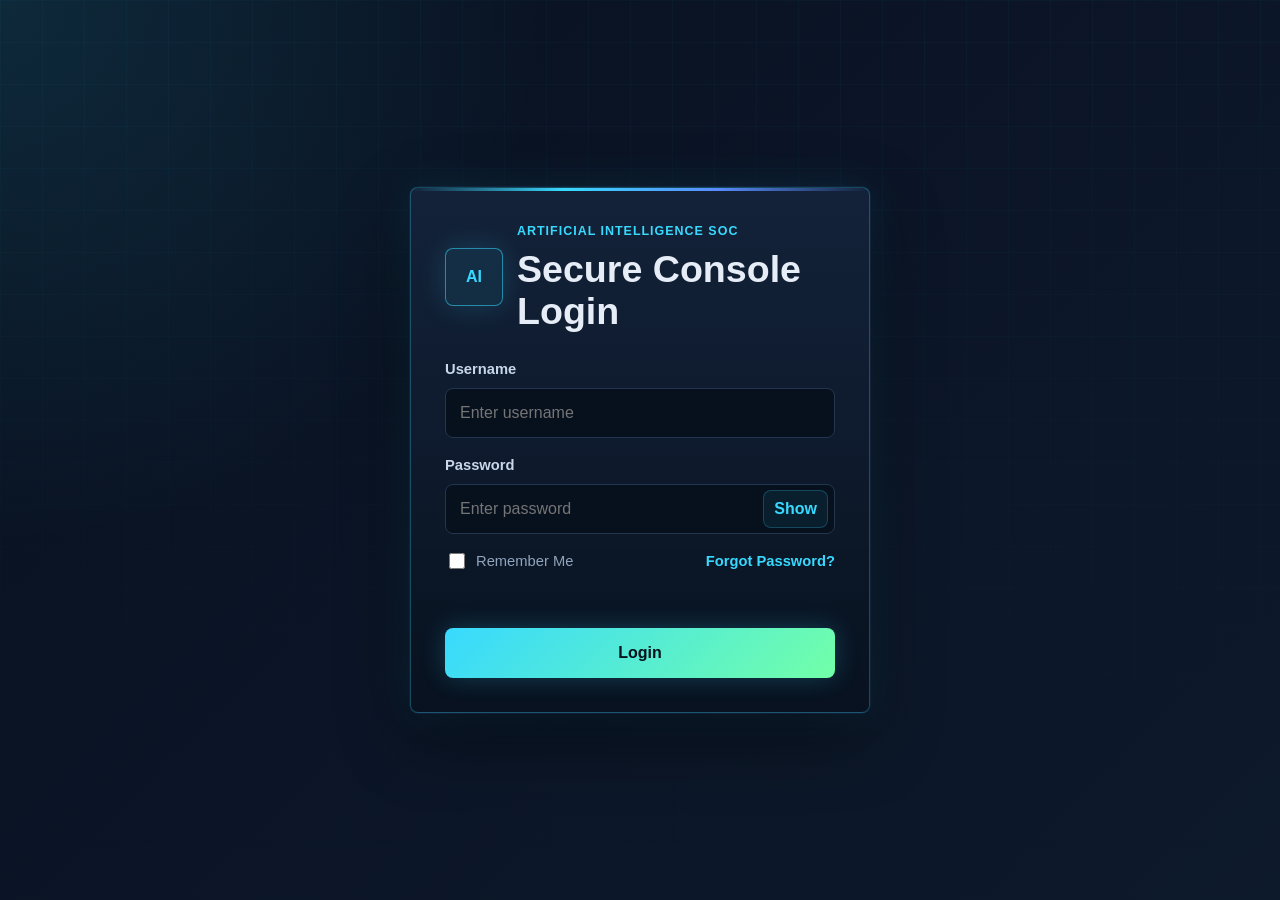
<file: index.html>
<!DOCTYPE html>
<html lang="en">
<head>
  <meta charset="UTF-8">
  <meta name="viewport" content="width=device-width, initial-scale=1.0">
  <title>Login | AI SOC Dashboard</title>
  <link rel="stylesheet" href="style.css">
</head>
<body class="login-body">
  <main class="login-shell">
    <section class="login-card" aria-label="AI SOC login">
      <div class="login-brand">
        <span class="login-logo">AI</span>
        <div>
          <p class="eyebrow">Artificial Intelligence SOC</p>
          <h1>Secure Console Login</h1>
        </div>
      </div>

      <form id="loginForm" class="login-form" novalidate>
        <div class="field-group">
          <label for="username">Username</label>
          <input id="username" name="username" type="text" autocomplete="username" placeholder="Enter username">
        </div>

        <div class="field-group">
          <label for="password">Password</label>
          <div class="password-control">
            <input id="password" name="password" type="password" autocomplete="current-password" placeholder="Enter password">
            <button id="togglePassword" type="button" aria-label="Show password">Show</button>
          </div>
        </div>

        <div class="login-options">
          <label class="remember-option">
            <input id="rememberMe" type="checkbox">
            <span>Remember Me</span>
          </label>
          <a href="#" aria-label="Forgot password link">Forgot Password?</a>
        </div>

        <p id="loginMessage" class="login-message" aria-live="polite"></p>

        <button class="login-button" type="submit">Login</button>
      </form>
    </section>
  </main>

  <script src="script.js"></script>
</body>
</html>
</file>
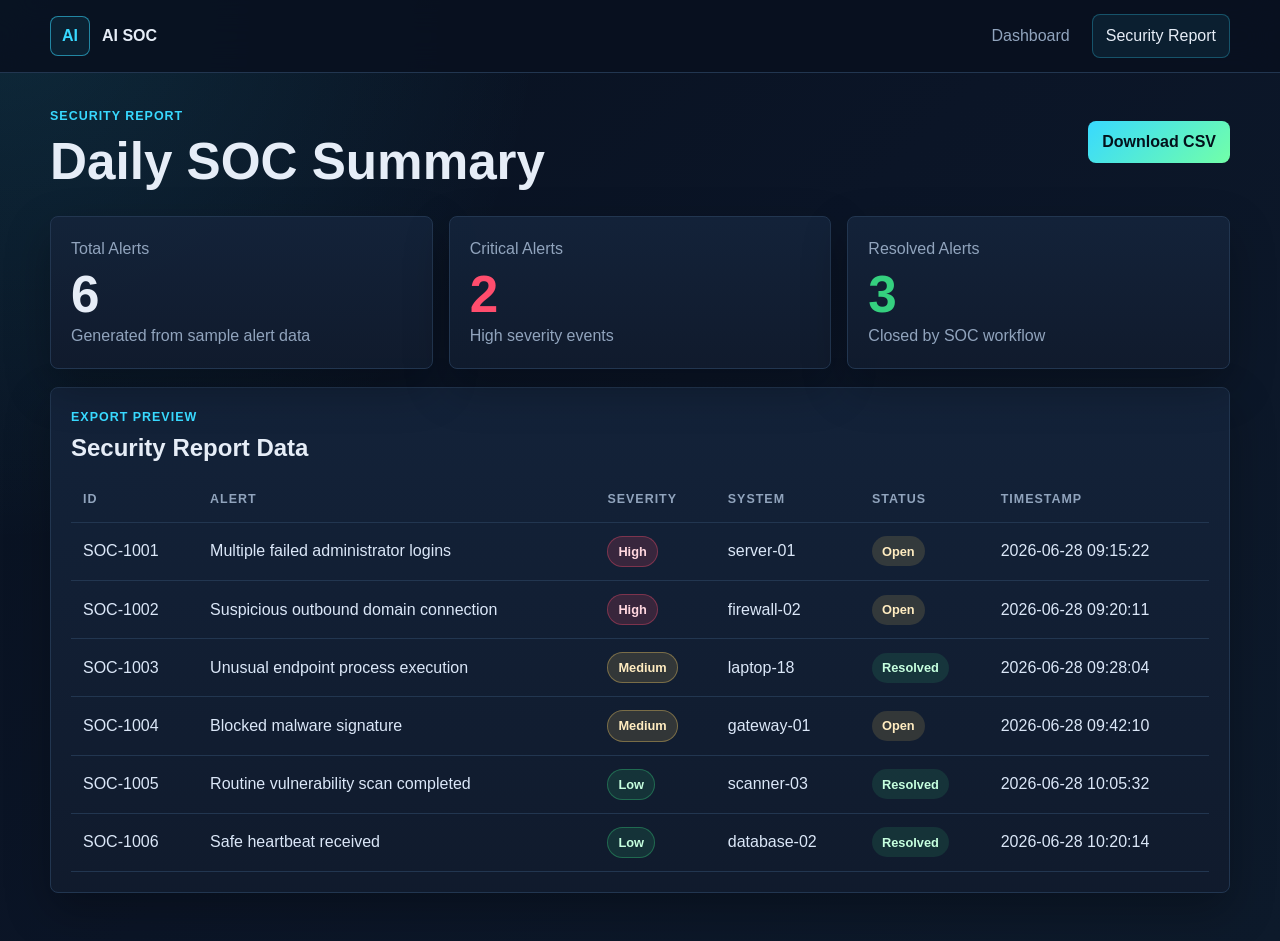
<file: dashboar.html>
<!DOCTYPE html>
<html lang="en">
<head>
  <meta charset="UTF-8">
  <meta name="viewport" content="width=device-width, initial-scale=1.0">
  <title>Security Report | AI SOC</title>
  <link rel="stylesheet" href="style.css">
</head>
<body>
  <header class="site-header">
    <nav class="nav">
      <a class="brand" href="index.html" aria-label="AI SOC Dashboard home">
        <span class="brand-mark">AI</span>
        <span>AI SOC</span>
      </a>
      <div class="nav-links">
        <a href="index.html">Dashboard</a>
        <a href="dashboard.html" class="active">Security Report</a>
      </div>
    </nav>
  </header>

  <main class="shell">
    <section class="page-title">
      <div>
        <p class="eyebrow">Security Report</p>
        <h1>Daily SOC Summary</h1>
      </div>
      <button class="primary-button" id="downloadReport" type="button">Download CSV</button>
    </section>

    <section class="metric-grid" aria-label="Report metrics">
      <article class="metric-card">
        <p>Total Alerts</p>
        <strong id="reportTotal">0</strong>
        <span>Generated from sample alert data</span>
      </article>
      <article class="metric-card critical">
        <p>Critical Alerts</p>
        <strong id="reportCritical">0</strong>
        <span>High severity events</span>
      </article>
      <article class="metric-card safe">
        <p>Resolved Alerts</p>
        <strong id="reportResolved">0</strong>
        <span>Closed by SOC workflow</span>
      </article>
    </section>

    <section class="panel">
      <div class="panel-header">
        <div>
          <p class="eyebrow">Export Preview</p>
          <h2>Security Report Data</h2>
        </div>
      </div>

      <div class="table-wrap">
        <table>
          <thead>
            <tr>
              <th>ID</th>
              <th>Alert</th>
              <th>Severity</th>
              <th>System</th>
              <th>Status</th>
              <th>Timestamp</th>
            </tr>
          </thead>
          <tbody id="reportTable"></tbody>
        </table>
      </div>
    </section>
  </main>

  <script src="script.js"></script>
</body>
</html>
</file>
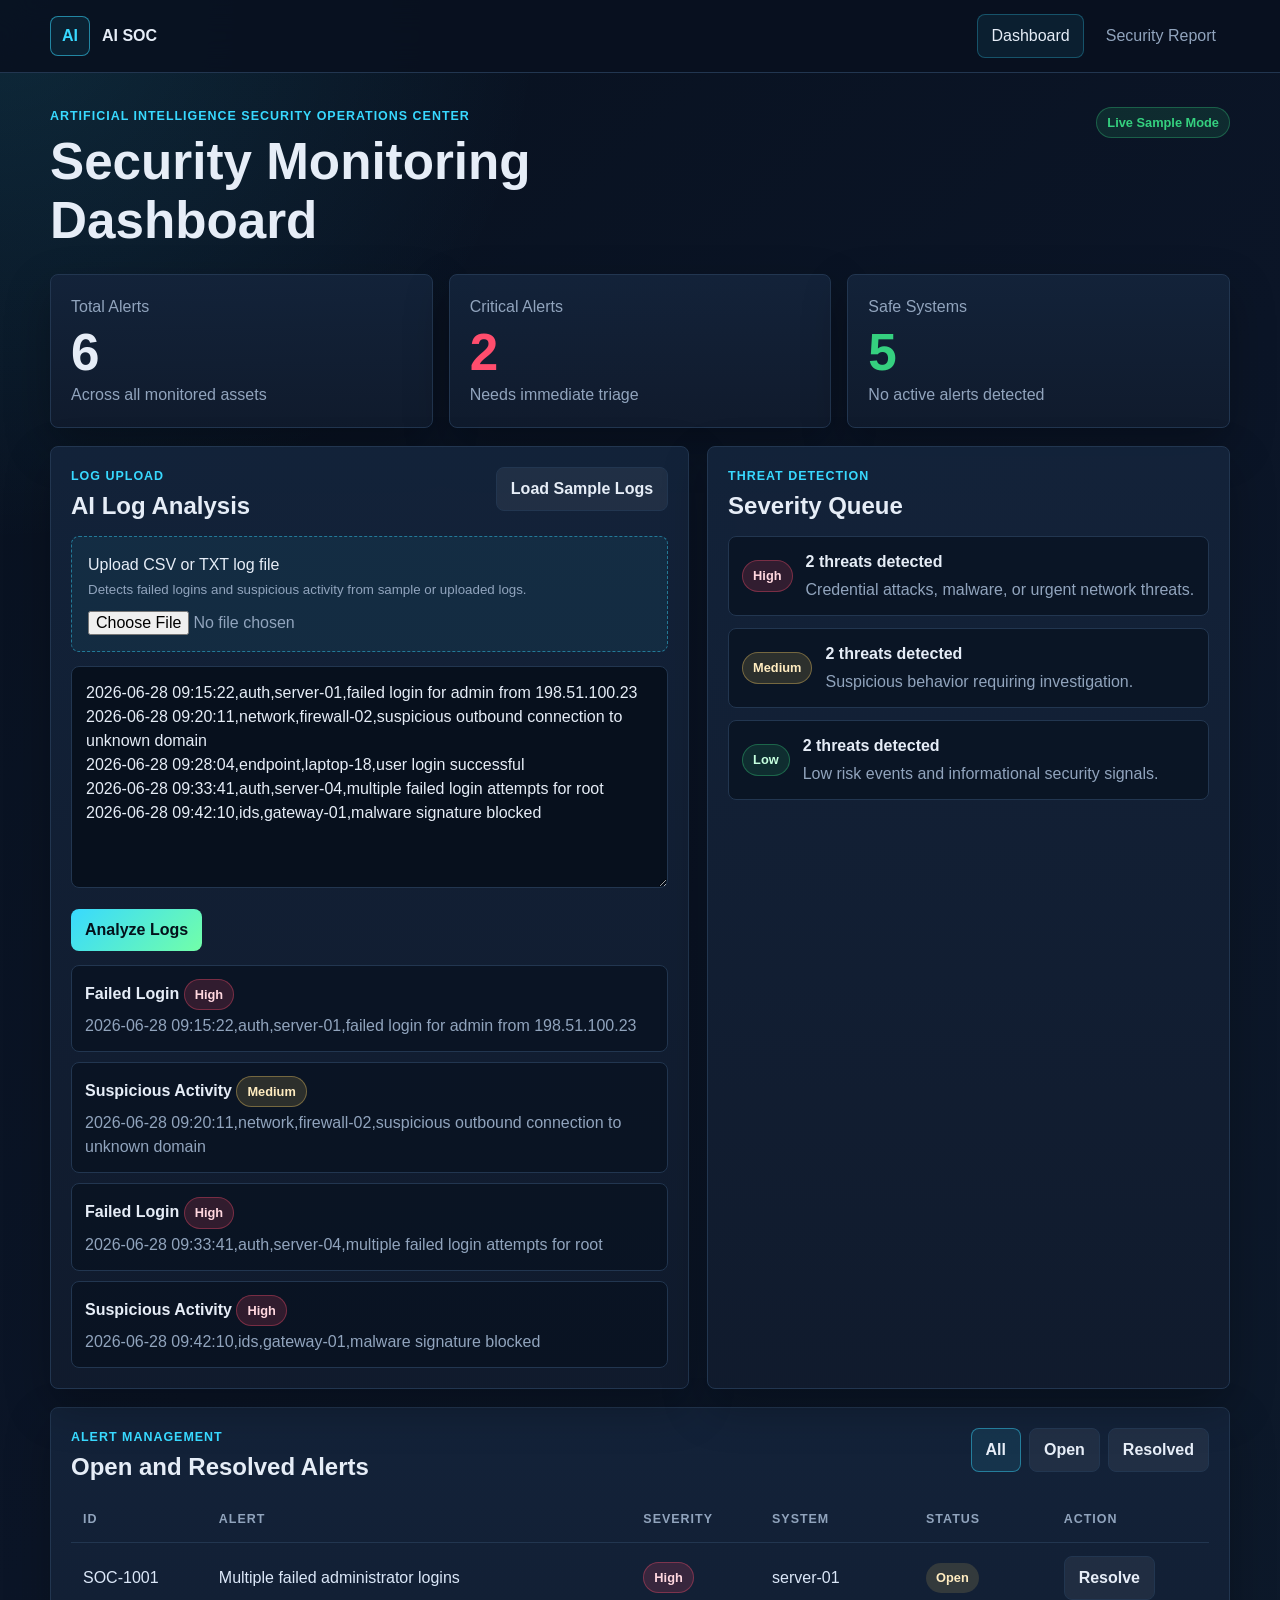
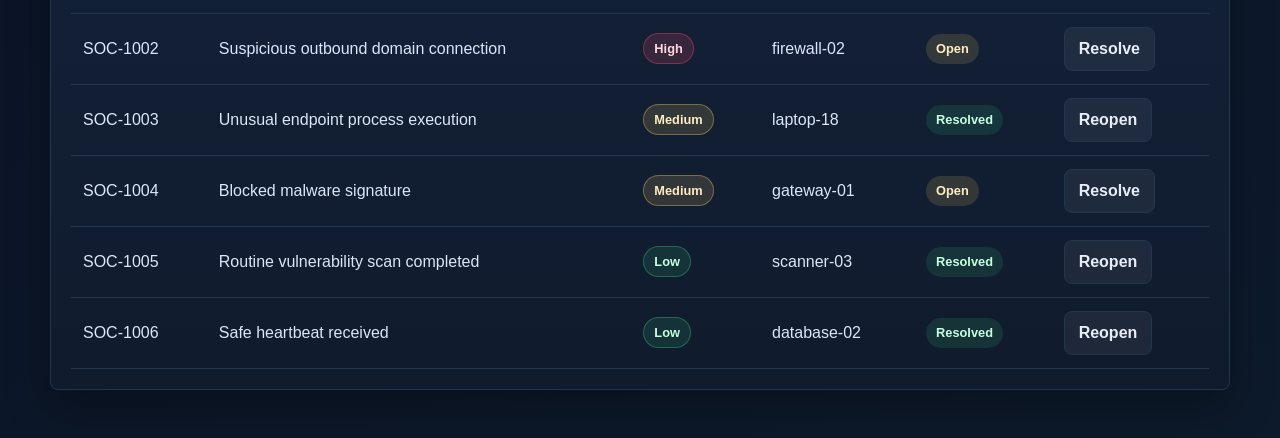
<file: Scurity.html>
<!DOCTYPE html>
<html lang="en">
<head>
  <meta charset="UTF-8">
  <meta name="viewport" content="width=device-width, initial-scale=1.0">
  <title>AI SOC Dashboard</title>
  <link rel="stylesheet" href="style.css">
</head>
<body>
  <header class="site-header">
    <nav class="nav">
      <a class="brand" href="index.html" aria-label="AI SOC Dashboard home">
        <span class="brand-mark">AI</span>
        <span>AI SOC</span>
      </a>
      <div class="nav-links">
        <a href="index.html" class="active">Dashboard</a>
        <a href="dashboard.html">Security Report</a>
      </div>
    </nav>
  </header>

  <main class="shell">
    <section class="page-title">
      <div>
        <p class="eyebrow">Artificial Intelligence Security Operations Center</p>
        <h1>Security Monitoring Dashboard</h1>
      </div>
      <span class="live-badge">Live Sample Mode</span>
    </section>

    <section class="metric-grid" aria-label="SOC summary metrics">
      <article class="metric-card">
        <p>Total Alerts</p>
        <strong id="totalAlerts">0</strong>
        <span>Across all monitored assets</span>
      </article>
      <article class="metric-card critical">
        <p>Critical Alerts</p>
        <strong id="criticalAlerts">0</strong>
        <span>Needs immediate triage</span>
      </article>
      <article class="metric-card safe">
        <p>Safe Systems</p>
        <strong id="safeSystems">0</strong>
        <span>No active alerts detected</span>
      </article>
    </section>

    <section class="content-grid">
      <article class="panel">
        <div class="panel-header">
          <div>
            <p class="eyebrow">Log Upload</p>
            <h2>AI Log Analysis</h2>
          </div>
          <button class="ghost-button" id="loadSampleLogs" type="button">Load Sample Logs</button>
        </div>

        <label class="upload-box" for="logFile">
          <span>Upload CSV or TXT log file</span>
          <small>Detects failed logins and suspicious activity from sample or uploaded logs.</small>
          <input id="logFile" type="file" accept=".csv,.txt">
        </label>

        <textarea id="logInput" rows="8" aria-label="Security logs input">2026-06-28 09:15:22,auth,server-01,failed login for admin from 198.51.100.23
2026-06-28 09:20:11,network,firewall-02,suspicious outbound connection to unknown domain
2026-06-28 09:28:04,endpoint,laptop-18,user login successful
2026-06-28 09:33:41,auth,server-04,multiple failed login attempts for root
2026-06-28 09:42:10,ids,gateway-01,malware signature blocked</textarea>

        <button class="primary-button" id="analyzeLogs" type="button">Analyze Logs</button>

        <div class="analysis-results" id="analysisResults" aria-live="polite"></div>
      </article>

      <article class="panel">
        <div class="panel-header">
          <div>
            <p class="eyebrow">Threat Detection</p>
            <h2>Severity Queue</h2>
          </div>
        </div>
        <div class="severity-list" id="threatList"></div>
      </article>
    </section>

    <section class="panel">
      <div class="panel-header">
        <div>
          <p class="eyebrow">Alert Management</p>
          <h2>Open and Resolved Alerts</h2>
        </div>
        <div class="filter-group" aria-label="Alert status filters">
          <button class="filter-button active" type="button" data-filter="all">All</button>
          <button class="filter-button" type="button" data-filter="Open">Open</button>
          <button class="filter-button" type="button" data-filter="Resolved">Resolved</button>
        </div>
      </div>

      <div class="table-wrap">
        <table>
          <thead>
            <tr>
              <th>ID</th>
              <th>Alert</th>
              <th>Severity</th>
              <th>System</th>
              <th>Status</th>
              <th>Action</th>
            </tr>
          </thead>
          <tbody id="alertsTable"></tbody>
        </table>
      </div>
    </section>
  </main>

  <script src="script.js"></script>
</body>
</html>
</file>
<file: style.css>
:root {
  --bg: #08111f;
  --panel: #101b2d;
  --panel-2: #13233a;
  --text: #e6edf7;
  --muted: #91a4bd;
  --line: #223650;
  --cyan: #38d9ff;
  --green: #35d07f;
  --yellow: #ffd166;
  --red: #ff4d6d;
  --blue: #5a8cff;
  --shadow: 0 18px 45px rgba(0, 0, 0, 0.28);
}

* {
  box-sizing: border-box;
}

body {
  margin: 0;
  min-height: 100vh;
  background:
    radial-gradient(circle at top left, rgba(56, 217, 255, 0.12), transparent 34rem),
    linear-gradient(135deg, #08111f 0%, #0b1527 48%, #0d1a2b 100%);
  color: var(--text);
  font-family: Arial, Helvetica, sans-serif;
  line-height: 1.5;
}

a {
  color: inherit;
  text-decoration: none;
}

button,
input,
textarea {
  font: inherit;
}

input {
  color: var(--text);
}

.site-header {
  position: sticky;
  top: 0;
  z-index: 10;
  background: rgba(8, 17, 31, 0.88);
  border-bottom: 1px solid var(--line);
  backdrop-filter: blur(16px);
}

.nav {
  width: min(1180px, calc(100% - 32px));
  margin: 0 auto;
  min-height: 72px;
  display: flex;
  align-items: center;
  justify-content: space-between;
  gap: 20px;
}

.brand {
  display: inline-flex;
  align-items: center;
  gap: 12px;
  font-weight: 800;
  letter-spacing: 0;
}

.brand-mark {
  width: 40px;
  height: 40px;
  display: grid;
  place-items: center;
  border: 1px solid rgba(56, 217, 255, 0.55);
  border-radius: 8px;
  color: var(--cyan);
  background: rgba(56, 217, 255, 0.08);
}

.nav-links {
  display: flex;
  align-items: center;
  gap: 8px;
}

.nav-links a {
  padding: 9px 13px;
  border-radius: 8px;
  color: var(--muted);
  border: 1px solid transparent;
}

.nav-links a.active,
.nav-links a:hover {
  color: var(--text);
  border-color: rgba(56, 217, 255, 0.28);
  background: rgba(56, 217, 255, 0.08);
}

.shell {
  width: min(1180px, calc(100% - 32px));
  margin: 0 auto;
  padding: 34px 0 48px;
}

.page-title {
  display: flex;
  align-items: flex-start;
  justify-content: space-between;
  gap: 24px;
  margin-bottom: 24px;
}

.page-title h1,
.panel h2 {
  margin: 0;
  line-height: 1.15;
}

.page-title h1 {
  font-size: clamp(2rem, 4vw, 3.6rem);
  max-width: 760px;
}

.eyebrow {
  margin: 0 0 7px;
  color: var(--cyan);
  font-size: 0.78rem;
  font-weight: 800;
  text-transform: uppercase;
  letter-spacing: 0.08em;
}

.live-badge,
.status-pill,
.severity-pill {
  display: inline-flex;
  align-items: center;
  justify-content: center;
  min-height: 30px;
  padding: 5px 10px;
  border-radius: 999px;
  font-size: 0.8rem;
  font-weight: 800;
  white-space: nowrap;
}

.live-badge {
  color: var(--green);
  background: rgba(53, 208, 127, 0.12);
  border: 1px solid rgba(53, 208, 127, 0.32);
}

.metric-grid {
  display: grid;
  grid-template-columns: repeat(3, minmax(0, 1fr));
  gap: 16px;
  margin-bottom: 18px;
}

.metric-card,
.panel {
  border: 1px solid var(--line);
  background: linear-gradient(180deg, rgba(19, 35, 58, 0.95), rgba(16, 27, 45, 0.95));
  box-shadow: var(--shadow);
}

.metric-card {
  padding: 20px;
  border-radius: 8px;
}

.metric-card p,
.metric-card span {
  margin: 0;
  color: var(--muted);
}

.metric-card strong {
  display: block;
  margin: 8px 0 4px;
  font-size: clamp(2rem, 5vw, 3.2rem);
  line-height: 1;
}

.metric-card.critical strong {
  color: var(--red);
}

.metric-card.safe strong {
  color: var(--green);
}

.content-grid {
  display: grid;
  grid-template-columns: minmax(0, 1.1fr) minmax(320px, 0.9fr);
  gap: 18px;
  margin-bottom: 18px;
}

.panel {
  padding: 20px;
  border-radius: 8px;
}

.panel-header {
  display: flex;
  justify-content: space-between;
  align-items: flex-start;
  gap: 16px;
  margin-bottom: 16px;
}

.upload-box {
  display: grid;
  gap: 3px;
  padding: 16px;
  border: 1px dashed rgba(56, 217, 255, 0.45);
  border-radius: 8px;
  color: var(--text);
  background: rgba(56, 217, 255, 0.06);
  cursor: pointer;
}

.upload-box small {
  color: var(--muted);
}

.upload-box input {
  margin-top: 8px;
  color: var(--muted);
}

textarea {
  width: 100%;
  margin-top: 14px;
  padding: 14px;
  resize: vertical;
  color: var(--text);
  border: 1px solid var(--line);
  border-radius: 8px;
  background: #07101d;
}

.primary-button,
.ghost-button,
.filter-button,
.table-action {
  border: 0;
  border-radius: 8px;
  min-height: 40px;
  padding: 9px 14px;
  font-weight: 800;
  cursor: pointer;
}

.primary-button {
  margin-top: 14px;
  color: #03111b;
  background: linear-gradient(135deg, var(--cyan), #72ffa8);
}

.ghost-button,
.filter-button,
.table-action {
  color: var(--text);
  background: rgba(255, 255, 255, 0.06);
  border: 1px solid var(--line);
}

.filter-button.active,
.ghost-button:hover,
.table-action:hover {
  border-color: rgba(56, 217, 255, 0.45);
  background: rgba(56, 217, 255, 0.1);
}

.filter-group {
  display: flex;
  flex-wrap: wrap;
  gap: 8px;
}

.analysis-results {
  display: grid;
  gap: 10px;
  margin-top: 14px;
}

.result-item,
.threat-card {
  padding: 13px;
  border: 1px solid var(--line);
  border-radius: 8px;
  background: rgba(8, 17, 31, 0.72);
}

.result-item strong,
.threat-card strong {
  display: block;
  margin-bottom: 4px;
}

.result-item span,
.threat-card span {
  color: var(--muted);
}

.severity-list {
  display: grid;
  gap: 12px;
}

.threat-card {
  display: grid;
  grid-template-columns: auto 1fr;
  align-items: center;
  gap: 13px;
}

.severity-pill.high {
  color: #ffd7df;
  background: rgba(255, 77, 109, 0.16);
  border: 1px solid rgba(255, 77, 109, 0.35);
}

.severity-pill.medium {
  color: #ffecc0;
  background: rgba(255, 209, 102, 0.14);
  border: 1px solid rgba(255, 209, 102, 0.35);
}

.severity-pill.low {
  color: #c6ffdf;
  background: rgba(53, 208, 127, 0.13);
  border: 1px solid rgba(53, 208, 127, 0.35);
}

.table-wrap {
  width: 100%;
  overflow-x: auto;
}

table {
  width: 100%;
  min-width: 760px;
  border-collapse: collapse;
}

th,
td {
  padding: 13px 12px;
  text-align: left;
  border-bottom: 1px solid var(--line);
}

th {
  color: var(--muted);
  font-size: 0.78rem;
  text-transform: uppercase;
  letter-spacing: 0.08em;
}

td {
  color: #dbe7f8;
}

.status-pill.open {
  color: #ffecc0;
  background: rgba(255, 209, 102, 0.14);
}

.status-pill.resolved {
  color: #c6ffdf;
  background: rgba(53, 208, 127, 0.13);
}

.login-body {
  display: grid;
  place-items: center;
  padding: 24px;
  overflow-x: hidden;
}

.login-body::before {
  content: "";
  position: fixed;
  inset: 0;
  pointer-events: none;
  background:
    linear-gradient(rgba(56, 217, 255, 0.035) 1px, transparent 1px),
    linear-gradient(90deg, rgba(56, 217, 255, 0.035) 1px, transparent 1px);
  background-size: 42px 42px;
  mask-image: linear-gradient(to bottom, rgba(0, 0, 0, 0.9), transparent);
}

.login-shell {
  width: min(100%, 460px);
  animation: loginRise 700ms ease both;
}

.login-card {
  position: relative;
  overflow: hidden;
  padding: clamp(24px, 5vw, 34px);
  border: 1px solid rgba(56, 217, 255, 0.28);
  border-radius: 8px;
  background:
    linear-gradient(180deg, rgba(19, 35, 58, 0.95), rgba(8, 17, 31, 0.98)),
    var(--panel);
  box-shadow:
    0 0 0 1px rgba(90, 140, 255, 0.08),
    0 24px 70px rgba(0, 0, 0, 0.45),
    0 0 42px rgba(56, 217, 255, 0.12);
}

.login-card::before {
  content: "";
  position: absolute;
  inset: 0 0 auto;
  height: 3px;
  background: linear-gradient(90deg, transparent, var(--cyan), var(--blue), transparent);
  animation: scanLine 2.8s ease-in-out infinite;
}

.login-brand {
  display: flex;
  align-items: center;
  gap: 14px;
  margin-bottom: 26px;
}

.login-logo {
  width: 58px;
  height: 58px;
  display: grid;
  place-items: center;
  flex: 0 0 auto;
  color: var(--cyan);
  font-weight: 900;
  border: 1px solid rgba(56, 217, 255, 0.55);
  border-radius: 8px;
  background: rgba(56, 217, 255, 0.08);
  box-shadow: 0 0 28px rgba(56, 217, 255, 0.18);
}

.login-brand h1 {
  margin: 0;
  font-size: clamp(1.6rem, 7vw, 2.35rem);
  line-height: 1.12;
}

.login-form {
  display: grid;
  gap: 16px;
}

.field-group {
  display: grid;
  gap: 8px;
}

.field-group label {
  color: #c8d7ea;
  font-size: 0.92rem;
  font-weight: 800;
}

.field-group input {
  width: 100%;
  min-height: 48px;
  padding: 12px 14px;
  border: 1px solid var(--line);
  border-radius: 8px;
  outline: none;
  background: rgba(7, 16, 29, 0.95);
  transition: border-color 180ms ease, box-shadow 180ms ease, background 180ms ease;
}

.field-group input:focus {
  border-color: rgba(56, 217, 255, 0.75);
  background: rgba(8, 17, 31, 0.98);
  box-shadow: 0 0 0 3px rgba(56, 217, 255, 0.12);
}

.password-control {
  display: grid;
  grid-template-columns: 1fr auto;
  align-items: center;
  border: 1px solid var(--line);
  border-radius: 8px;
  background: rgba(7, 16, 29, 0.95);
  transition: border-color 180ms ease, box-shadow 180ms ease;
}

.password-control:focus-within {
  border-color: rgba(56, 217, 255, 0.75);
  box-shadow: 0 0 0 3px rgba(56, 217, 255, 0.12);
}

.password-control input {
  min-width: 0;
  border: 0;
  background: transparent;
  box-shadow: none;
}

.password-control input:focus {
  box-shadow: none;
}

.password-control button {
  min-height: 36px;
  margin-right: 6px;
  padding: 6px 10px;
  color: var(--cyan);
  font-weight: 800;
  border: 1px solid rgba(56, 217, 255, 0.22);
  border-radius: 8px;
  background: rgba(56, 217, 255, 0.08);
  cursor: pointer;
}

.login-options {
  display: flex;
  align-items: center;
  justify-content: space-between;
  gap: 16px;
  color: var(--muted);
  font-size: 0.92rem;
}

.remember-option {
  display: inline-flex;
  align-items: center;
  gap: 8px;
  cursor: pointer;
}

.remember-option input {
  width: 16px;
  height: 16px;
  accent-color: var(--cyan);
}

.login-options a {
  color: var(--cyan);
  font-weight: 800;
}

.login-message {
  min-height: 24px;
  margin: 0;
  color: var(--red);
  font-weight: 800;
}

.login-message.success {
  color: var(--green);
}

.login-button {
  min-height: 50px;
  border: 0;
  border-radius: 8px;
  color: #03111b;
  font-weight: 900;
  cursor: pointer;
  background: linear-gradient(135deg, var(--cyan), #72ffa8);
  box-shadow: 0 0 24px rgba(56, 217, 255, 0.22);
  transition: transform 180ms ease, box-shadow 180ms ease, filter 180ms ease;
}

.login-button:hover {
  transform: translateY(-1px);
  filter: brightness(1.06);
  box-shadow: 0 0 34px rgba(56, 217, 255, 0.34);
}

.login-button:active {
  transform: translateY(0);
}

@keyframes loginRise {
  from {
    opacity: 0;
    transform: translateY(18px) scale(0.98);
  }
  to {
    opacity: 1;
    transform: translateY(0) scale(1);
  }
}

@keyframes scanLine {
  0%,
  100% {
    opacity: 0.35;
    transform: translateX(-28%);
  }
  50% {
    opacity: 1;
    transform: translateX(28%);
  }
}

@media (max-width: 860px) {
  .metric-grid,
  .content-grid {
    grid-template-columns: 1fr;
  }

  .page-title,
  .panel-header {
    flex-direction: column;
  }
}

@media (max-width: 560px) {
  .nav {
    align-items: flex-start;
    flex-direction: column;
    padding: 14px 0;
  }

  .nav-links {
    width: 100%;
  }

  .nav-links a {
    flex: 1;
    text-align: center;
  }

  .shell {
    width: min(100% - 22px, 1180px);
    padding-top: 24px;
  }

  .panel,
  .metric-card {
    padding: 16px;
  }

  .login-body {
    padding: 14px;
  }

  .login-options {
    align-items: flex-start;
    flex-direction: column;
    gap: 10px;
  }
}
</file>
